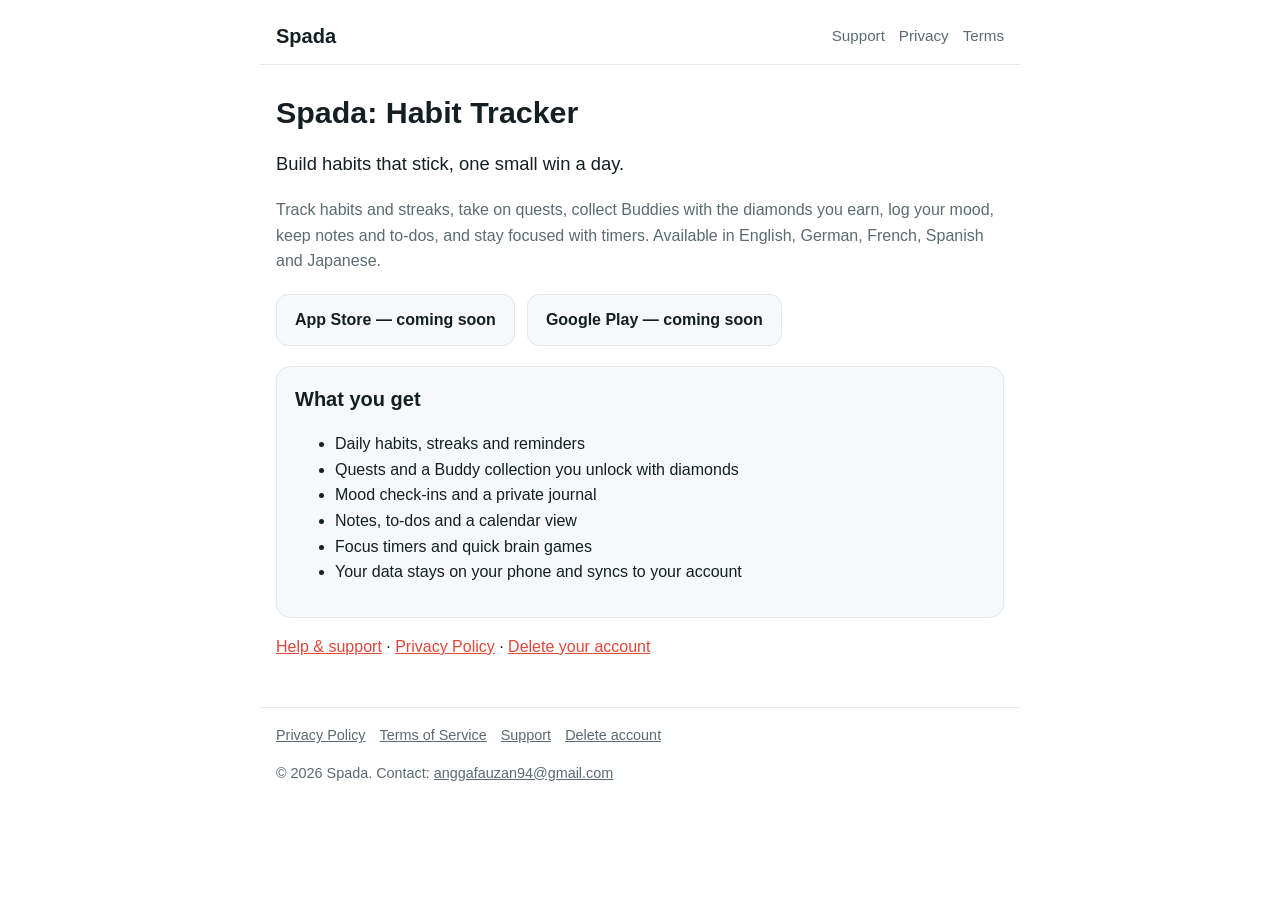
<file: index.html>
<!doctype html>
<html lang="en">
<head>
<meta charset="utf-8">
<meta name="viewport" content="width=device-width, initial-scale=1">
<title>Spada: Habit Tracker</title>
<meta name="description" content="Build habits, keep streaks, collect Buddies.">
<link rel="stylesheet" href="style.css">
</head>
<body>
<header><a class="brand" href="index.html">Spada</a><nav><a href="support.html">Support</a><a href="privacy.html">Privacy</a><a href="terms.html">Terms</a></nav></header>
<main>
<h1>Spada: Habit Tracker</h1>
<p style="font-size:1.15rem">Build habits that stick, one small win a day.</p>
<p class="muted">Track habits and streaks, take on quests, collect Buddies with the diamonds you earn, log your mood, keep notes and to-dos, and stay focused with timers. Available in English, German, French, Spanish and Japanese.</p>
<div class="badges">
  <!-- Replace with official badges and store links after approval -->
  <a class="badge" href="#" aria-disabled="true">App Store &mdash; coming soon</a>
  <a class="badge" href="#" aria-disabled="true">Google Play &mdash; coming soon</a>
</div>
<div class="card">
<h2 style="margin-top:0">What you get</h2>
<ul>
<li>Daily habits, streaks and reminders</li>
<li>Quests and a Buddy collection you unlock with diamonds</li>
<li>Mood check-ins and a private journal</li>
<li>Notes, to-dos and a calendar view</li>
<li>Focus timers and quick brain games</li>
<li>Your data stays on your phone and syncs to your account</li>
</ul>
</div>
<p><a href="support.html">Help &amp; support</a> &middot; <a href="privacy.html">Privacy Policy</a> &middot; <a href="delete-account.html">Delete your account</a></p>
</main>
<footer><a href="privacy.html">Privacy Policy</a><a href="terms.html">Terms of Service</a><a href="support.html">Support</a><a href="delete-account.html">Delete account</a><p>&copy; 2026 Spada. Contact: <a href="mailto:anggafauzan94@gmail.com">anggafauzan94@gmail.com</a></p></footer>
</body>
</html>
</file>
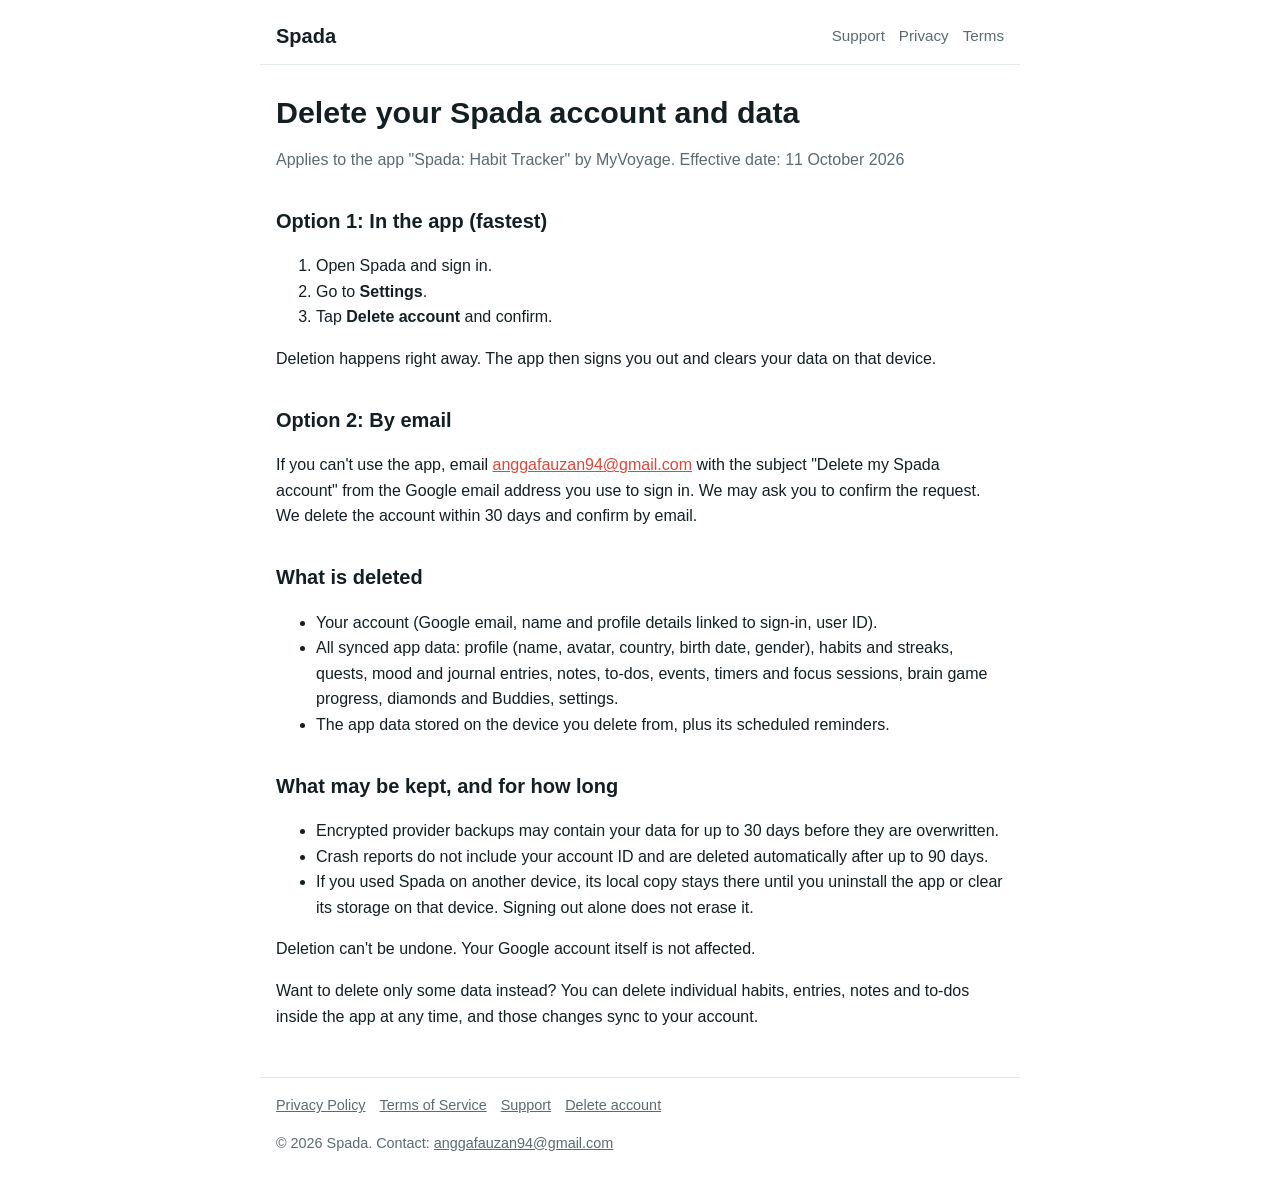
<file: delete-account.html>
<!doctype html>
<html lang="en">
<head>
<meta charset="utf-8">
<meta name="viewport" content="width=device-width, initial-scale=1">
<title>Delete Account - Spada</title>
<meta name="description" content="How to delete your Spada account and data.">
<link rel="stylesheet" href="style.css">
</head>
<body>
<header><a class="brand" href="index.html">Spada</a><nav><a href="support.html">Support</a><a href="privacy.html">Privacy</a><a href="terms.html">Terms</a></nav></header>
<main>
<h1>Delete your Spada account and data</h1>
<p class="muted">Applies to the app "Spada: Habit Tracker" by MyVoyage. Effective date: 11 October 2026</p>

<h2>Option 1: In the app (fastest)</h2>
<ol>
<li>Open Spada and sign in.</li>
<li>Go to <strong>Settings</strong>.</li>
<li>Tap <strong>Delete account</strong> and confirm.</li>
</ol>
<p>Deletion happens right away. The app then signs you out and clears your data on that device.</p>

<h2>Option 2: By email</h2>
<p>If you can't use the app, email <a href="mailto:anggafauzan94@gmail.com?subject=Delete%20my%20Spada%20account">anggafauzan94@gmail.com</a> with the subject "Delete my Spada account" from the Google email address you use to sign in. We may ask you to confirm the request. We delete the account within 30 days and confirm by email.</p>

<h2>What is deleted</h2>
<ul>
<li>Your account (Google email, name and profile details linked to sign-in, user ID).</li>
<li>All synced app data: profile (name, avatar, country, birth date, gender), habits and streaks, quests, mood and journal entries, notes, to-dos, events, timers and focus sessions, brain game progress, diamonds and Buddies, settings.</li>
<li>The app data stored on the device you delete from, plus its scheduled reminders.</li>
</ul>

<h2>What may be kept, and for how long</h2>
<ul>
<li>Encrypted provider backups may contain your data for up to 30 days before they are overwritten.</li>
<li>Crash reports do not include your account ID and are deleted automatically after up to 90 days.</li>
<li>If you used Spada on another device, its local copy stays there until you uninstall the app or clear its storage on that device. Signing out alone does not erase it.</li>
</ul>
<p>Deletion can't be undone. Your Google account itself is not affected.</p>
<p>Want to delete only some data instead? You can delete individual habits, entries, notes and to-dos inside the app at any time, and those changes sync to your account.</p>
</main>
<footer><a href="privacy.html">Privacy Policy</a><a href="terms.html">Terms of Service</a><a href="support.html">Support</a><a href="delete-account.html">Delete account</a><p>&copy; 2026 Spada. Contact: <a href="mailto:anggafauzan94@gmail.com">anggafauzan94@gmail.com</a></p></footer>
</body>
</html>
</file>
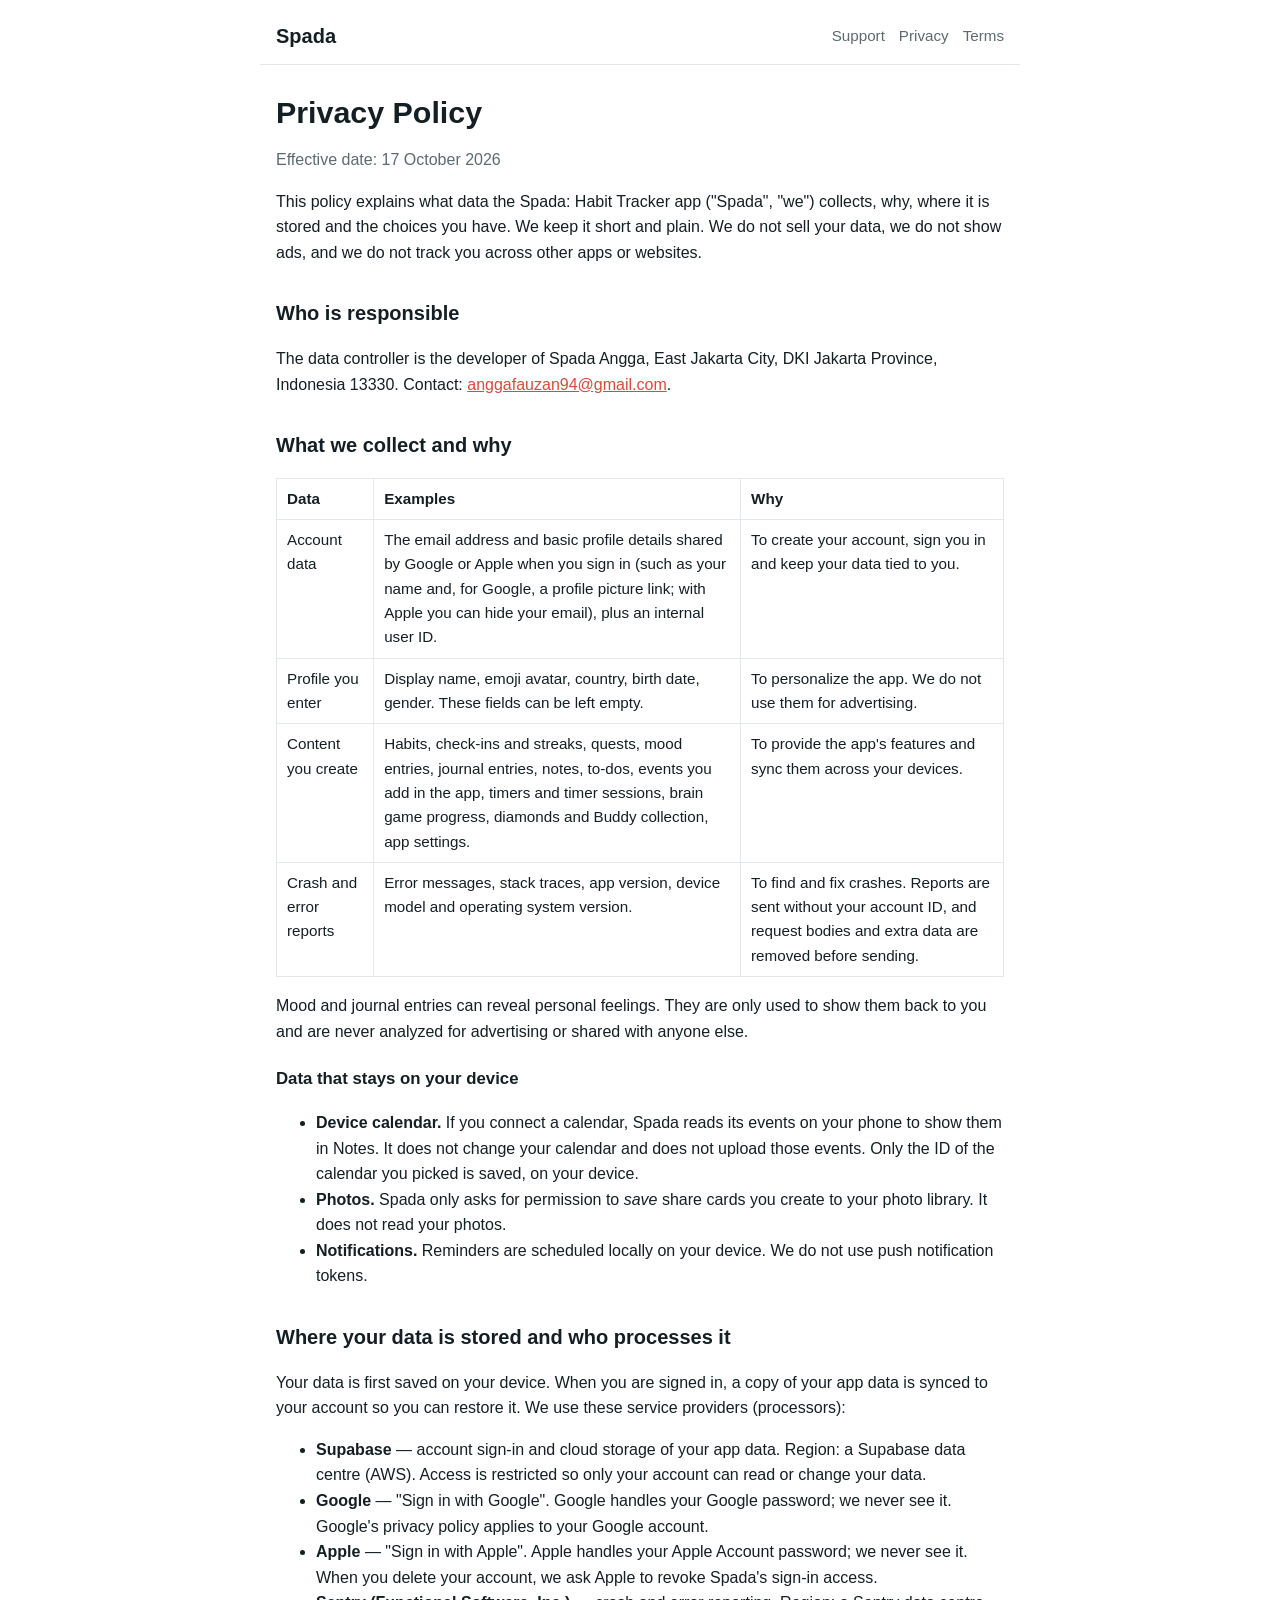
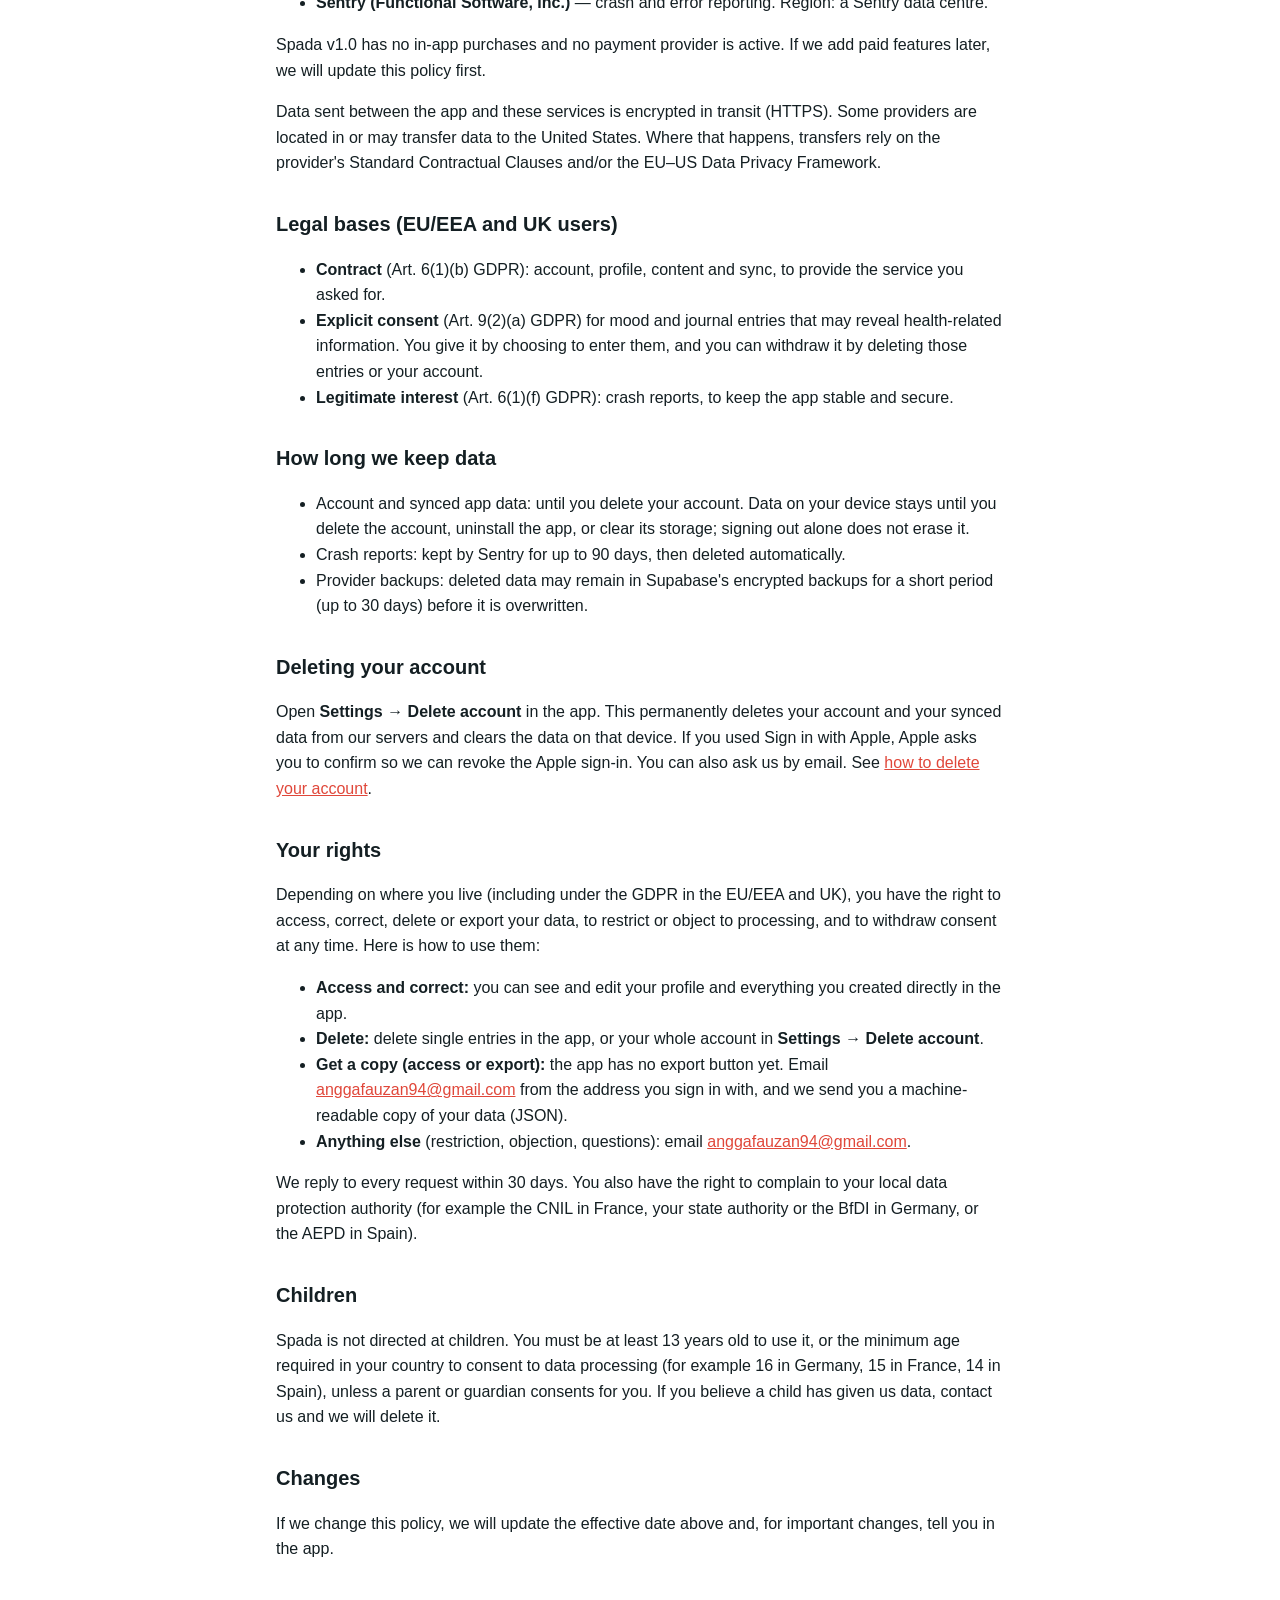
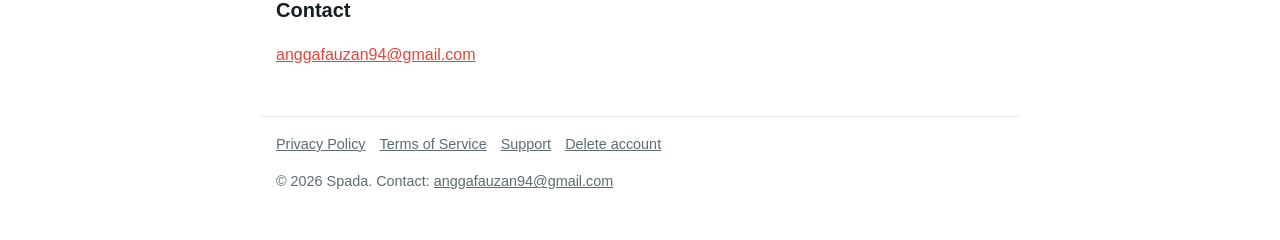
<file: privacy.html>
<!doctype html>
<html lang="en">
<head>
<meta charset="utf-8">
<meta name="viewport" content="width=device-width, initial-scale=1">
<title>Privacy Policy - Spada</title>
<meta name="description" content="How Spada handles your data.">
<link rel="stylesheet" href="style.css">
</head>
<body>
<header><a class="brand" href="index.html">Spada</a><nav><a href="support.html">Support</a><a href="privacy.html">Privacy</a><a href="terms.html">Terms</a></nav></header>
<main>
<h1>Privacy Policy</h1>
<p class="muted">Effective date: 17 October 2026</p>
<p>This policy explains what data the Spada: Habit Tracker app ("Spada", "we") collects, why, where it is stored and the choices you have. We keep it short and plain. We do not sell your data, we do not show ads, and we do not track you across other apps or websites.</p>

<h2>Who is responsible</h2>
<p>The data controller is the developer of Spada Angga, East Jakarta City, DKI Jakarta Province, Indonesia 13330. Contact: <a href="mailto:anggafauzan94@gmail.com">anggafauzan94@gmail.com</a>.</p>

<h2>What we collect and why</h2>
<table>
<tr><th>Data</th><th>Examples</th><th>Why</th></tr>
<tr><td>Account data</td><td>The email address and basic profile details shared by Google or Apple when you sign in (such as your name and, for Google, a profile picture link; with Apple you can hide your email), plus an internal user ID.</td><td>To create your account, sign you in and keep your data tied to you.</td></tr>
<tr><td>Profile you enter</td><td>Display name, emoji avatar, country, birth date, gender. These fields can be left empty.</td><td>To personalize the app. We do not use them for advertising.</td></tr>
<tr><td>Content you create</td><td>Habits, check-ins and streaks, quests, mood entries, journal entries, notes, to-dos, events you add in the app, timers and timer sessions, brain game progress, diamonds and Buddy collection, app settings.</td><td>To provide the app's features and sync them across your devices.</td></tr>
<tr><td>Crash and error reports</td><td>Error messages, stack traces, app version, device model and operating system version.</td><td>To find and fix crashes. Reports are sent without your account ID, and request bodies and extra data are removed before sending.</td></tr>
</table>
<p>Mood and journal entries can reveal personal feelings. They are only used to show them back to you and are never analyzed for advertising or shared with anyone else.</p>

<h3>Data that stays on your device</h3>
<ul>
<li><strong>Device calendar.</strong> If you connect a calendar, Spada reads its events on your phone to show them in Notes. It does not change your calendar and does not upload those events. Only the ID of the calendar you picked is saved, on your device.</li>
<li><strong>Photos.</strong> Spada only asks for permission to <em>save</em> share cards you create to your photo library. It does not read your photos.</li>
<li><strong>Notifications.</strong> Reminders are scheduled locally on your device. We do not use push notification tokens.</li>
</ul>

<h2>Where your data is stored and who processes it</h2>
<p>Your data is first saved on your device. When you are signed in, a copy of your app data is synced to your account so you can restore it. We use these service providers (processors):</p>
<ul>
<li><strong>Supabase</strong> &mdash; account sign-in and cloud storage of your app data. Region: a Supabase data centre (AWS). Access is restricted so only your account can read or change your data.</li>
<li><strong>Google</strong> &mdash; "Sign in with Google". Google handles your Google password; we never see it. Google's privacy policy applies to your Google account.</li>
<li><strong>Apple</strong> &mdash; "Sign in with Apple". Apple handles your Apple Account password; we never see it. When you delete your account, we ask Apple to revoke Spada's sign-in access.</li>
<li><strong>Sentry (Functional Software, Inc.)</strong> &mdash; crash and error reporting. Region: a Sentry data centre.</li>
</ul>
<p>Spada v1.0 has no in-app purchases and no payment provider is active. If we add paid features later, we will update this policy first.</p>
<p>Data sent between the app and these services is encrypted in transit (HTTPS). Some providers are located in or may transfer data to the United States. Where that happens, transfers rely on the provider's Standard Contractual Clauses and/or the EU&ndash;US Data Privacy Framework.</p>

<h2>Legal bases (EU/EEA and UK users)</h2>
<ul>
<li><strong>Contract</strong> (Art. 6(1)(b) GDPR): account, profile, content and sync, to provide the service you asked for.</li>
<li><strong>Explicit consent</strong> (Art. 9(2)(a) GDPR) for mood and journal entries that may reveal health-related information. You give it by choosing to enter them, and you can withdraw it by deleting those entries or your account.</li>
<li><strong>Legitimate interest</strong> (Art. 6(1)(f) GDPR): crash reports, to keep the app stable and secure.</li>
</ul>

<h2>How long we keep data</h2>
<ul>
<li>Account and synced app data: until you delete your account. Data on your device stays until you delete the account, uninstall the app, or clear its storage; signing out alone does not erase it.</li>
<li>Crash reports: kept by Sentry for up to 90 days, then deleted automatically.</li>
<li>Provider backups: deleted data may remain in Supabase's encrypted backups for a short period (up to 30 days) before it is overwritten.</li>
</ul>

<h2>Deleting your account</h2>
<p>Open <strong>Settings &rarr; Delete account</strong> in the app. This permanently deletes your account and your synced data from our servers and clears the data on that device. If you used Sign in with Apple, Apple asks you to confirm so we can revoke the Apple sign-in. You can also ask us by email. See <a href="delete-account.html">how to delete your account</a>.</p>

<h2>Your rights</h2>
<p>Depending on where you live (including under the GDPR in the EU/EEA and UK), you have the right to access, correct, delete or export your data, to restrict or object to processing, and to withdraw consent at any time. Here is how to use them:</p>
<ul>
<li><strong>Access and correct:</strong> you can see and edit your profile and everything you created directly in the app.</li>
<li><strong>Delete:</strong> delete single entries in the app, or your whole account in <strong>Settings &rarr; Delete account</strong>.</li>
<li><strong>Get a copy (access or export):</strong> the app has no export button yet. Email <a href="mailto:anggafauzan94@gmail.com">anggafauzan94@gmail.com</a> from the address you sign in with, and we send you a machine-readable copy of your data (JSON).</li>
<li><strong>Anything else</strong> (restriction, objection, questions): email <a href="mailto:anggafauzan94@gmail.com">anggafauzan94@gmail.com</a>.</li>
</ul>
<p>We reply to every request within 30 days. You also have the right to complain to your local data protection authority (for example the CNIL in France, your state authority or the BfDI in Germany, or the AEPD in Spain).</p>

<h2 id="children">Children</h2>
<p>Spada is not directed at children. You must be at least 13 years old to use it, or the minimum age required in your country to consent to data processing (for example 16 in Germany, 15 in France, 14 in Spain), unless a parent or guardian consents for you. If you believe a child has given us data, contact us and we will delete it.</p>

<h2>Changes</h2>
<p>If we change this policy, we will update the effective date above and, for important changes, tell you in the app.</p>

<h2>Contact</h2>
<p><a href="mailto:anggafauzan94@gmail.com">anggafauzan94@gmail.com</a></p>
</main>
<footer><a href="privacy.html">Privacy Policy</a><a href="terms.html">Terms of Service</a><a href="support.html">Support</a><a href="delete-account.html">Delete account</a><p>&copy; 2026 Spada. Contact: <a href="mailto:anggafauzan94@gmail.com">anggafauzan94@gmail.com</a></p></footer>
</body>
</html>
</file>
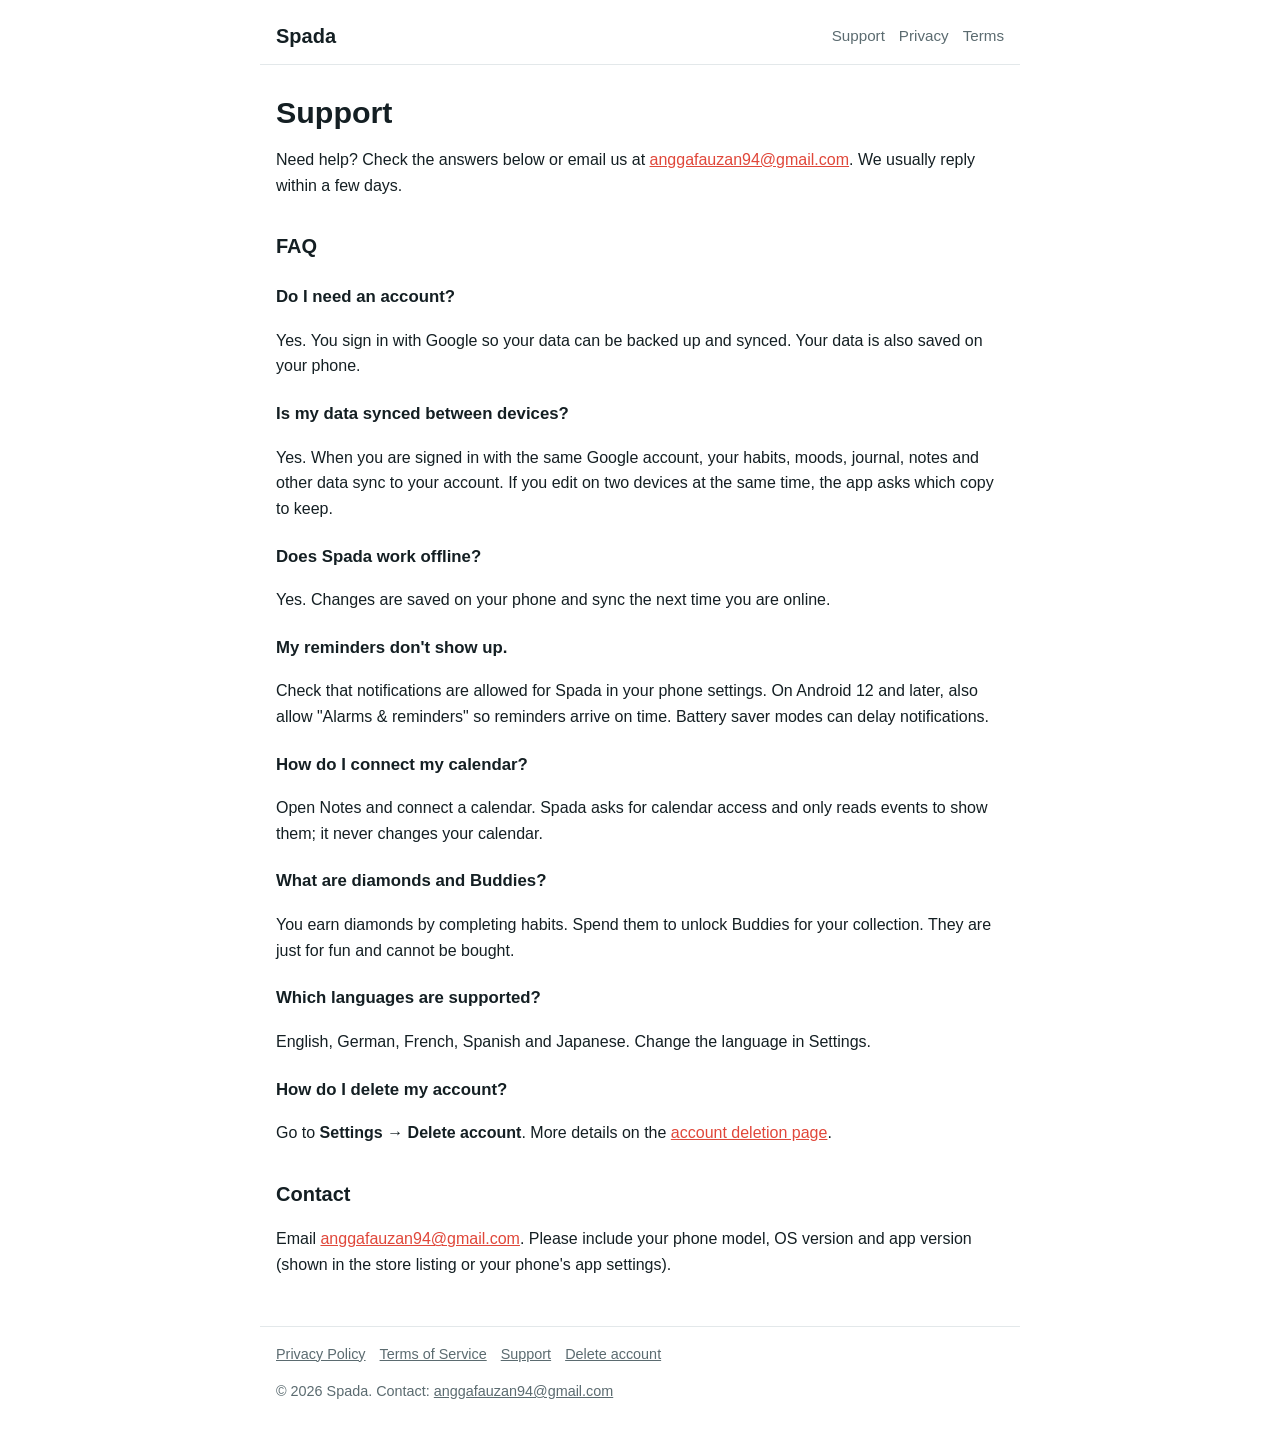
<file: support.html>
<!doctype html>
<html lang="en">
<head>
<meta charset="utf-8">
<meta name="viewport" content="width=device-width, initial-scale=1">
<title>Support - Spada</title>
<meta name="description" content="Help and contact for Spada.">
<link rel="stylesheet" href="style.css">
</head>
<body>
<header><a class="brand" href="index.html">Spada</a><nav><a href="support.html">Support</a><a href="privacy.html">Privacy</a><a href="terms.html">Terms</a></nav></header>
<main>
<h1>Support</h1>
<p>Need help? Check the answers below or email us at <a href="mailto:anggafauzan94@gmail.com">anggafauzan94@gmail.com</a>. We usually reply within a few days.</p>
<h2>FAQ</h2>
<h3>Do I need an account?</h3>
<p>Yes. You sign in with Google so your data can be backed up and synced. Your data is also saved on your phone.</p>
<h3>Is my data synced between devices?</h3>
<p>Yes. When you are signed in with the same Google account, your habits, moods, journal, notes and other data sync to your account. If you edit on two devices at the same time, the app asks which copy to keep.</p>
<h3>Does Spada work offline?</h3>
<p>Yes. Changes are saved on your phone and sync the next time you are online.</p>
<h3>My reminders don't show up.</h3>
<p>Check that notifications are allowed for Spada in your phone settings. On Android 12 and later, also allow "Alarms &amp; reminders" so reminders arrive on time. Battery saver modes can delay notifications.</p>
<h3>How do I connect my calendar?</h3>
<p>Open Notes and connect a calendar. Spada asks for calendar access and only reads events to show them; it never changes your calendar.</p>
<h3>What are diamonds and Buddies?</h3>
<p>You earn diamonds by completing habits. Spend them to unlock Buddies for your collection. They are just for fun and cannot be bought.</p>
<h3>Which languages are supported?</h3>
<p>English, German, French, Spanish and Japanese. Change the language in Settings.</p>
<h3>How do I delete my account?</h3>
<p>Go to <strong>Settings &rarr; Delete account</strong>. More details on the <a href="delete-account.html">account deletion page</a>.</p>
<h2>Contact</h2>
<p>Email <a href="mailto:anggafauzan94@gmail.com">anggafauzan94@gmail.com</a>. Please include your phone model, OS version and app version (shown in the store listing or your phone's app settings).</p>
</main>
<footer><a href="privacy.html">Privacy Policy</a><a href="terms.html">Terms of Service</a><a href="support.html">Support</a><a href="delete-account.html">Delete account</a><p>&copy; 2026 Spada. Contact: <a href="mailto:anggafauzan94@gmail.com">anggafauzan94@gmail.com</a></p></footer>
</body>
</html>
</file>
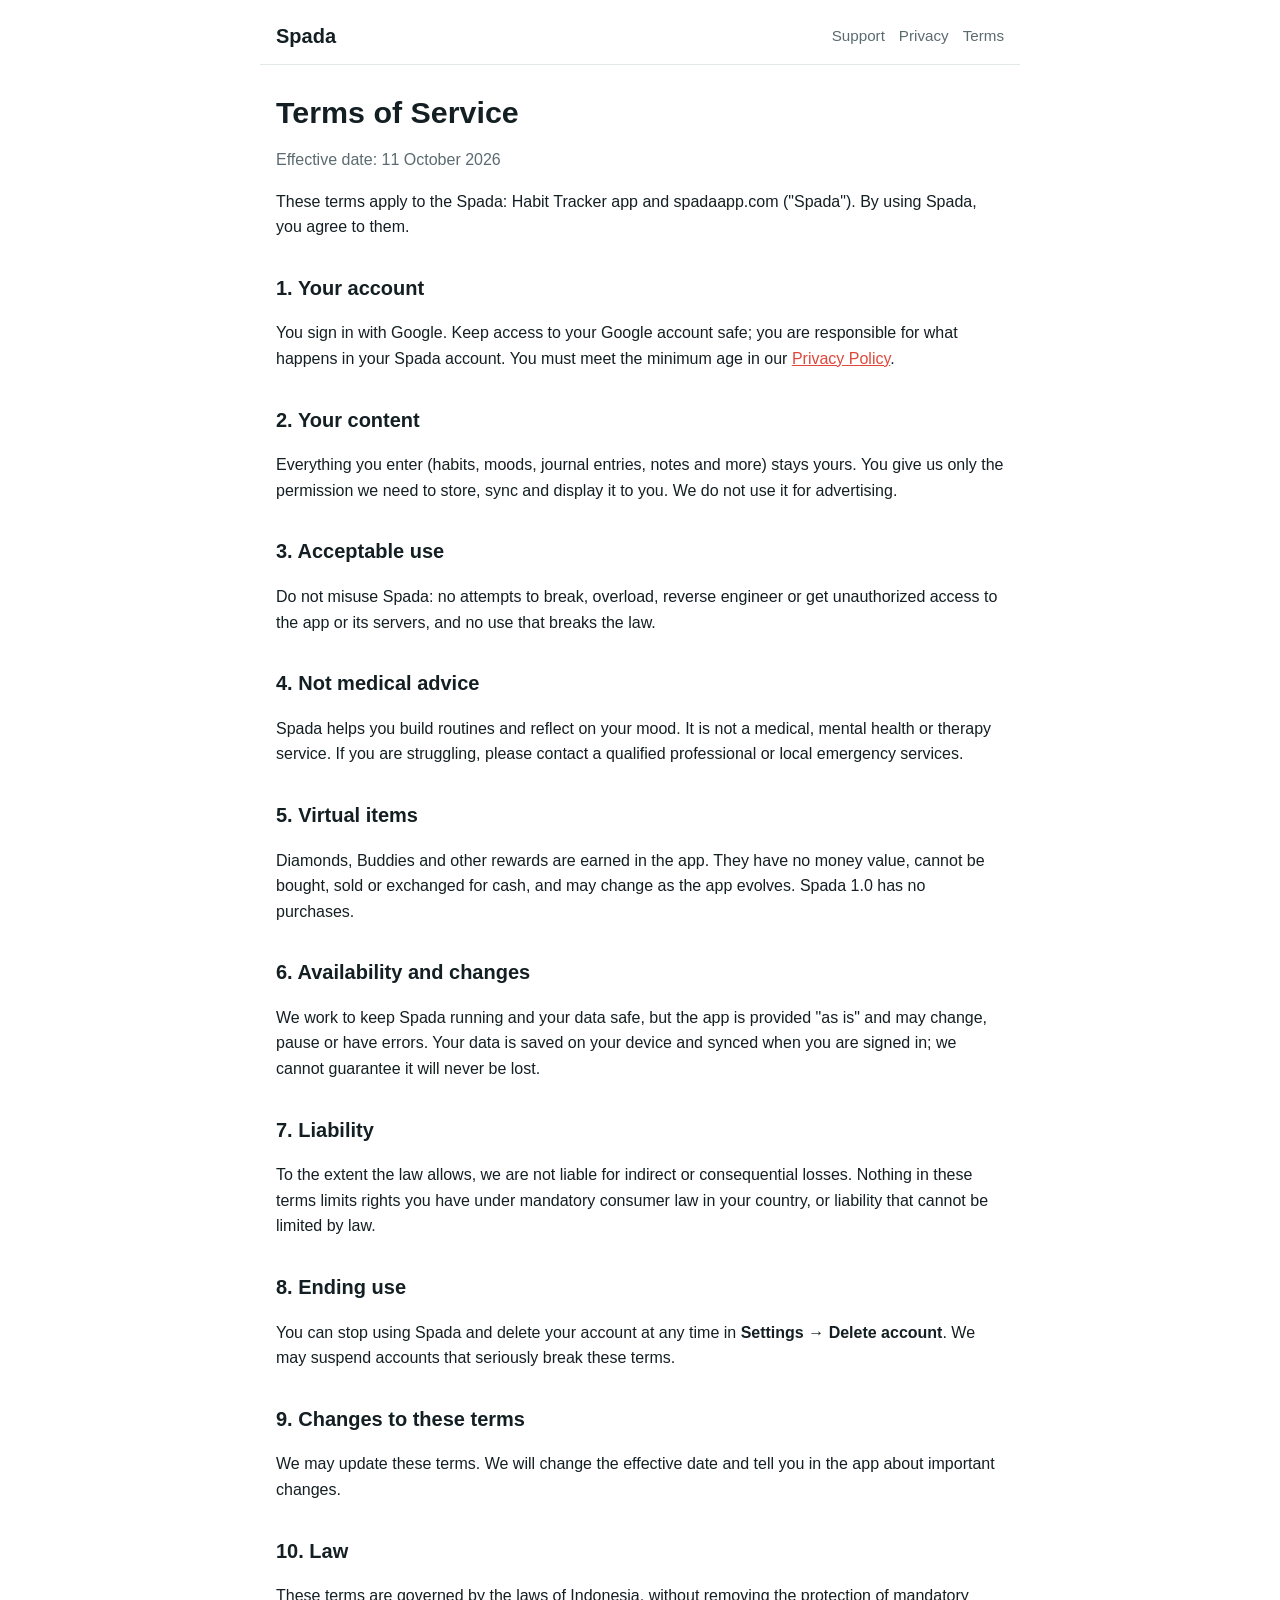
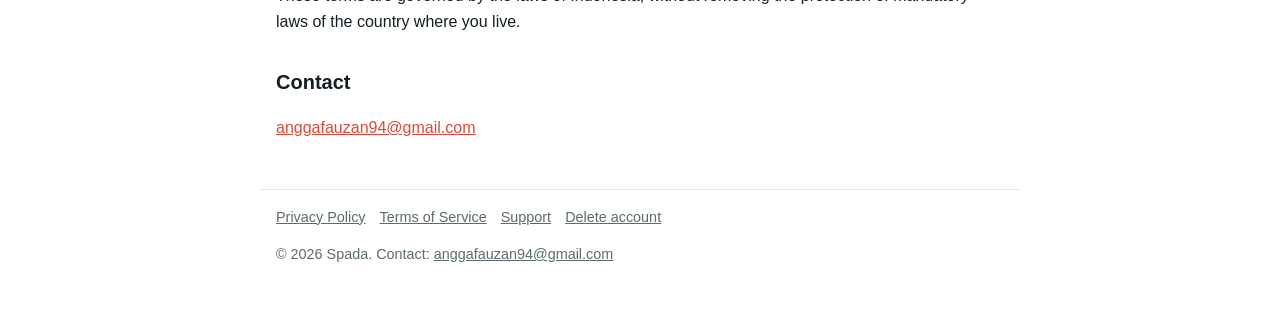
<file: terms.html>
<!doctype html>
<html lang="en">
<head>
<meta charset="utf-8">
<meta name="viewport" content="width=device-width, initial-scale=1">
<title>Terms of Service - Spada</title>
<meta name="description" content="Terms for using Spada.">
<link rel="stylesheet" href="style.css">
</head>
<body>
<header><a class="brand" href="index.html">Spada</a><nav><a href="support.html">Support</a><a href="privacy.html">Privacy</a><a href="terms.html">Terms</a></nav></header>
<main>
<h1>Terms of Service</h1>
<p class="muted">Effective date: 11 October 2026</p>
<p>These terms apply to the Spada: Habit Tracker app and spadaapp.com ("Spada"). By using Spada, you agree to them.</p>
<h2>1. Your account</h2>
<p>You sign in with Google. Keep access to your Google account safe; you are responsible for what happens in your Spada account. You must meet the minimum age in our <a href="privacy.html#children">Privacy Policy</a>.</p>
<h2>2. Your content</h2>
<p>Everything you enter (habits, moods, journal entries, notes and more) stays yours. You give us only the permission we need to store, sync and display it to you. We do not use it for advertising.</p>
<h2>3. Acceptable use</h2>
<p>Do not misuse Spada: no attempts to break, overload, reverse engineer or get unauthorized access to the app or its servers, and no use that breaks the law.</p>
<h2>4. Not medical advice</h2>
<p>Spada helps you build routines and reflect on your mood. It is not a medical, mental health or therapy service. If you are struggling, please contact a qualified professional or local emergency services.</p>
<h2>5. Virtual items</h2>
<p>Diamonds, Buddies and other rewards are earned in the app. They have no money value, cannot be bought, sold or exchanged for cash, and may change as the app evolves. Spada 1.0 has no purchases.</p>
<h2>6. Availability and changes</h2>
<p>We work to keep Spada running and your data safe, but the app is provided "as is" and may change, pause or have errors. Your data is saved on your device and synced when you are signed in; we cannot guarantee it will never be lost.</p>
<h2>7. Liability</h2>
<p>To the extent the law allows, we are not liable for indirect or consequential losses. Nothing in these terms limits rights you have under mandatory consumer law in your country, or liability that cannot be limited by law.</p>
<h2>8. Ending use</h2>
<p>You can stop using Spada and delete your account at any time in <strong>Settings &rarr; Delete account</strong>. We may suspend accounts that seriously break these terms.</p>
<h2>9. Changes to these terms</h2>
<p>We may update these terms. We will change the effective date and tell you in the app about important changes.</p>
<h2>10. Law</h2>
<p>These terms are governed by the laws of Indonesia, without removing the protection of mandatory laws of the country where you live.</p>
<h2>Contact</h2>
<p><a href="mailto:anggafauzan94@gmail.com">anggafauzan94@gmail.com</a></p>
</main>
<footer><a href="privacy.html">Privacy Policy</a><a href="terms.html">Terms of Service</a><a href="support.html">Support</a><a href="delete-account.html">Delete account</a><p>&copy; 2026 Spada. Contact: <a href="mailto:anggafauzan94@gmail.com">anggafauzan94@gmail.com</a></p></footer>
</body>
</html>
</file>
<file: style.css>
:root{--bg:#ffffff;--fg:#141f23;--muted:#5b6b70;--line:#e3e8ea;--accent:#e0473a;--card:#f6f8f9}
@media (prefers-color-scheme:dark){:root{--bg:#141f23;--fg:#eef3f4;--muted:#a3b2b6;--line:#2a3a3f;--accent:#ff6b5e;--card:#1b2a2f}}
*{box-sizing:border-box}
body{margin:0;background:var(--bg);color:var(--fg);font:16px/1.6 -apple-system,BlinkMacSystemFont,"Segoe UI",Roboto,Helvetica,Arial,sans-serif}
main,header,footer{max-width:760px;margin:0 auto;padding:0 16px}
header{display:flex;flex-wrap:wrap;gap:12px;align-items:center;justify-content:space-between;padding-top:20px;padding-bottom:12px;border-bottom:1px solid var(--line)}
header a.brand{font-weight:700;font-size:1.25rem;color:var(--fg);text-decoration:none}
nav a{margin-left:14px;color:var(--muted);text-decoration:none;font-size:.95rem}
nav a:first-child{margin-left:0}
a{color:var(--accent)}
h1{font-size:1.9rem;line-height:1.25;margin:28px 0 8px}
h2{font-size:1.25rem;margin-top:32px}
h3{font-size:1.05rem;margin-top:22px}
.muted{color:var(--muted)}
.card{background:var(--card);border:1px solid var(--line);border-radius:14px;padding:16px 18px;margin:16px 0}
.badges{display:flex;flex-wrap:wrap;gap:12px;margin:20px 0}
.badge{display:inline-block;padding:12px 18px;border-radius:12px;border:1px solid var(--line);background:var(--card);color:var(--fg);text-decoration:none;font-weight:600}
table{border-collapse:collapse;width:100%;font-size:.95rem;display:block;overflow-x:auto}
th,td{border:1px solid var(--line);padding:8px 10px;text-align:left;vertical-align:top}
footer{margin-top:48px;padding-top:16px;padding-bottom:32px;border-top:1px solid var(--line);font-size:.9rem;color:var(--muted)}
footer a{color:var(--muted);margin-right:14px}
</file>
